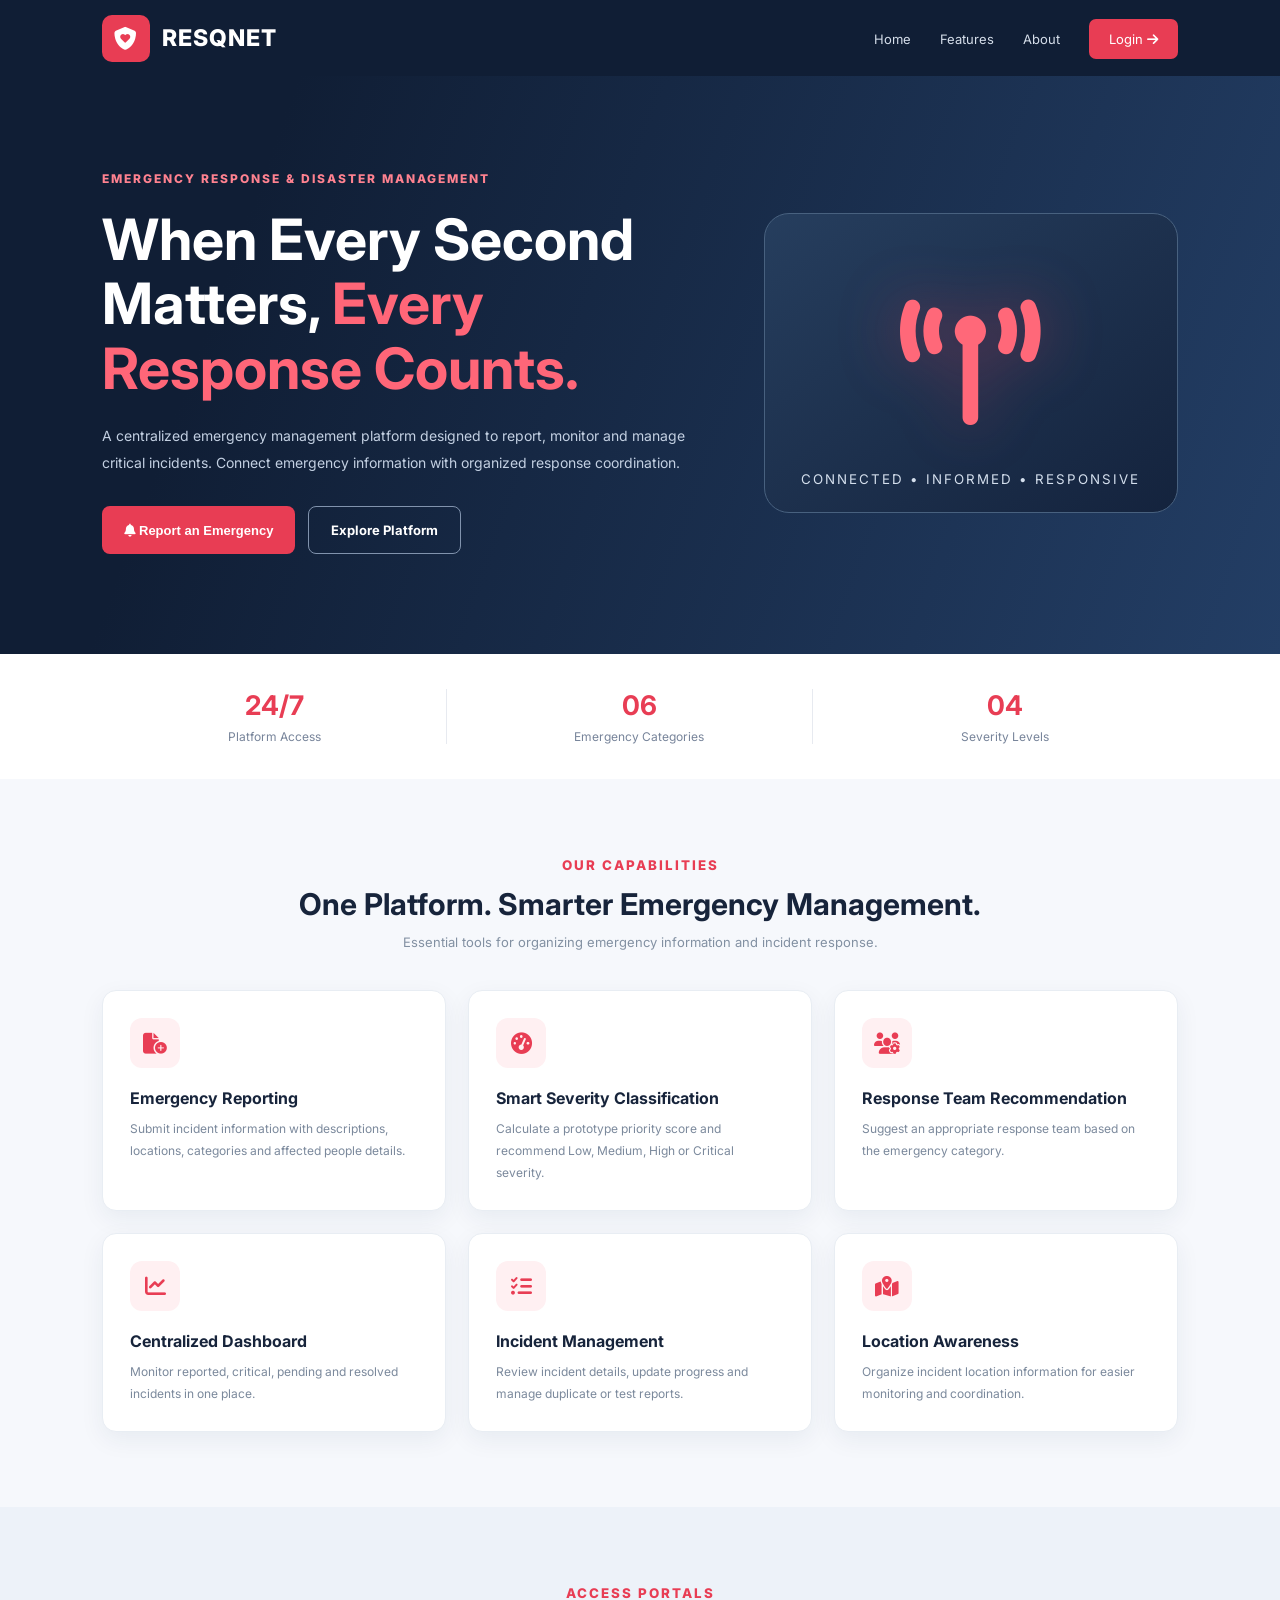
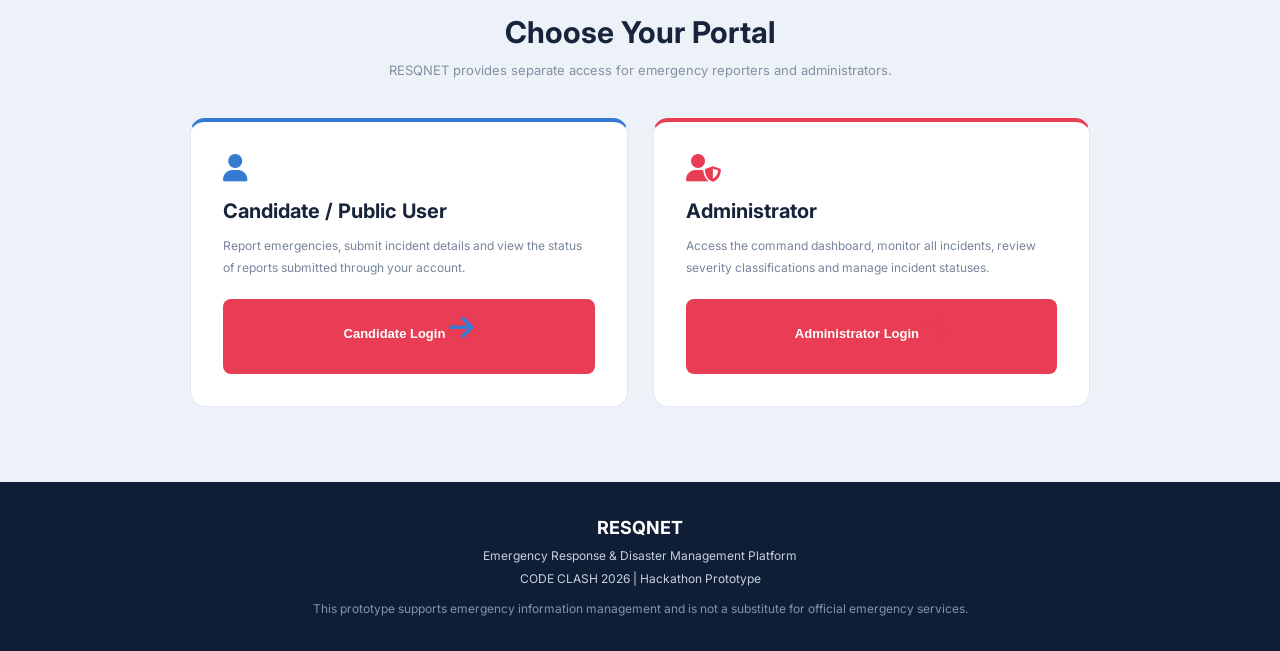
<file: templates/index.html>
<!DOCTYPE html>
<html lang="en">
<head>
<meta charset="UTF-8">
<meta name="viewport" content="width=device-width, initial-scale=1.0">
<title>RESQNET | Emergency Management</title>
<link href="https://fonts.googleapis.com/css2?family=Inter:wght@400;500;600;700;800&display=swap" rel="stylesheet">
<link rel="stylesheet" href="https://cdnjs.cloudflare.com/ajax/libs/font-awesome/6.5.0/css/all.min.css">

<style>
*{margin:0;padding:0;box-sizing:border-box}
html{scroll-behavior:smooth}
body{font-family:Inter,Arial;background:#f6f8fc;color:#17243b}
nav{height:76px;background:#101e35;color:white;display:flex;align-items:center;justify-content:space-between;padding:0 8%;position:sticky;top:0;z-index:10}
.logo{display:flex;align-items:center;gap:12px;font-size:23px;font-weight:800;letter-spacing:1px}
.logo i{background:#e83d54;padding:12px;border-radius:10px}
nav a{color:#d5deea;text-decoration:none;font-size:13px;margin-left:25px}
nav .nav-login{background:#e83d54;padding:12px 20px;border-radius:7px;color:white}
.hero{background:linear-gradient(110deg,#101e35 20%,#233e65 100%);color:white;padding:95px 8% 100px;display:grid;grid-template-columns:1.2fr .8fr;align-items:center;gap:40px}
.tag{color:#ff8290;font-size:12px;letter-spacing:2px;font-weight:800}
.hero h1{font-size:clamp(36px,5vw,57px);line-height:1.13;margin:22px 0}
.hero h1 span{color:#ff6678}
.hero p{color:#c3d0e2;font-size:14px;line-height:1.9;max-width:590px}
.hero-actions{display:flex;gap:13px;margin-top:30px;flex-wrap:wrap}
.btn{border:0;padding:15px 22px;border-radius:8px;font-weight:700;font-size:13px;cursor:pointer;text-decoration:none;display:inline-block}
.btn-red{background:#e83d54;color:white}
.btn-outline{border:1px solid #8193ad;color:white;background:transparent}
.hero-art{height:300px;border:1px solid #48617f;border-radius:25px;background:linear-gradient(145deg,#263e5e,#14233d);display:grid;place-items:center;position:relative;overflow:hidden}
.hero-art i{font-size:125px;color:#ff6879;filter:drop-shadow(0 0 30px #e83d5466)}
.hero-art small{position:absolute;bottom:25px;color:#d4dfed;letter-spacing:2px}
.stats{display:grid;grid-template-columns:repeat(3,1fr);padding:35px 8%;gap:20px;background:white}
.stat{text-align:center;border-right:1px solid #e7eaf0}
.stat:last-child{border:0}
.stat h2{font-size:27px;color:#e83d54}
.stat p{font-size:12px;color:#77849a;margin-top:7px}
.section{padding:75px 8%}
.heading{text-align:center;margin-bottom:40px}
.heading small{color:#e83d54;font-weight:800;letter-spacing:2px}
.heading h2{font-size:30px;margin-top:12px}
.heading p{color:#8290a2;font-size:13px;margin-top:12px}
.cards{display:grid;grid-template-columns:repeat(3,1fr);gap:22px}
.card{background:white;padding:27px;border-radius:14px;border:1px solid #e8edf3;box-shadow:0 8px 25px #152b4810}
.card-icon{width:50px;height:50px;border-radius:12px;background:#fff0f2;color:#e83d54;display:grid;place-items:center;font-size:21px;margin-bottom:20px}
.card h3{font-size:16px;margin-bottom:10px}
.card p{font-size:12px;color:#7b899c;line-height:1.8}
.roles{background:#edf2f9}
.role-grid{display:grid;grid-template-columns:1fr 1fr;gap:25px;max-width:900px;margin:auto}
.role-card{background:white;padding:32px;border-radius:15px;border:1px solid #e2e8f1}
.role-card.admin{border-top:4px solid #e83d54}
.role-card.candidate{border-top:4px solid #347bd1}
.role-card i{font-size:28px;color:#e83d54;margin-bottom:17px}
.role-card.candidate i{color:#347bd1}
.role-card h3{font-size:20px;margin-bottom:12px}
.role-card p{font-size:12px;color:#77849a;line-height:1.8;margin-bottom:20px}
.role-card button{width:100%}
footer{background:#101e35;color:#c3d0e2;text-align:center;padding:35px;font-size:12px}
footer strong{color:white;font-size:18px}
.modal{position:fixed;inset:0;background:#071326bb;display:none;align-items:center;justify-content:center;padding:20px;z-index:100}
.modal.show{display:flex}
.login-box{background:white;width:100%;max-width:430px;padding:32px;border-radius:17px;position:relative;box-shadow:0 20px 70px #0004}
.close{position:absolute;right:20px;top:18px;border:0;background:#f0f2f6;width:32px;height:32px;border-radius:50%;cursor:pointer}
.login-box h2{font-size:23px;margin:18px 0 8px}
.login-box>p{font-size:12px;color:#8490a0;margin-bottom:23px}
.role-tabs{display:grid;grid-template-columns:1fr 1fr;background:#f0f3f8;padding:5px;border-radius:9px;margin-bottom:20px;gap:5px}
.role-tabs button{border:0;padding:11px;border-radius:7px;background:transparent;font-size:11px;font-weight:700;cursor:pointer}
.role-tabs button.selected{background:white;color:#e83d54;box-shadow:0 2px 8px #0001}
.field{margin-bottom:16px}
.field label{display:block;font-size:11px;font-weight:700;margin-bottom:8px}
.field input{width:100%;padding:13px;border:1px solid #dce3ec;border-radius:8px;outline:none}
.field input:focus{border-color:#e83d54}
.login-submit{width:100%;background:#e83d54;color:white;border:0;padding:14px;border-radius:8px;font-weight:700;cursor:pointer}
.error{font-size:12px;color:#d32e43;margin-top:13px}
.demo{margin-top:17px;padding:12px;background:#f2f5fa;border-radius:8px;font-size:10px;color:#6d7b8f;line-height:1.8}
@media(max-width:800px){.hero{grid-template-columns:1fr;padding:65px 7%}.hero-art{height:210px}.cards{grid-template-columns:1fr}.role-grid{grid-template-columns:1fr}.stats{padding:25px 5%}.stats h2{font-size:22px}nav{padding:0 5%}nav a{margin-left:10px;font-size:11px}.section{padding:55px 6%}}
@media(max-width:480px){nav a:not(.nav-login){display:none}.hero h1{font-size:37px}.stats{gap:7px}.stats p{font-size:10px}}
</style>
</head>
<body>

<nav>
    <div class="logo"><i class="fa-solid fa-shield-heart"></i> RESQNET</div>
    <div>
        <a href="#home">Home</a>
        <a href="#features">Features</a>
        <a href="#about">About</a>
        <a href="#login" class="nav-login" onclick="openLogin('candidate');return false">Login <i class="fa-solid fa-arrow-right"></i></a>
    </div>
</nav>

<section class="hero" id="home">
    <div>
        <div class="tag">EMERGENCY RESPONSE & DISASTER MANAGEMENT</div>
        <h1>When Every Second Matters, <span>Every Response Counts.</span></h1>
        <p>
            A centralized emergency management platform designed to
            report, monitor and manage critical incidents. Connect
            emergency information with organized response coordination.
        </p>
        <div class="hero-actions">
            <button class="btn btn-red" onclick="openLogin('candidate')">
                <i class="fa-solid fa-bell"></i> Report an Emergency
            </button>
            <a href="#features" class="btn btn-outline">Explore Platform</a>
        </div>
    </div>

    <div class="hero-art">
        <i class="fa-solid fa-tower-broadcast"></i>
        <small>CONNECTED • INFORMED • RESPONSIVE</small>
    </div>
</section>

<section class="stats">
    <div class="stat">
        <h2>24/7</h2>
        <p>Platform Access</p>
    </div>
    <div class="stat">
        <h2>06</h2>
        <p>Emergency Categories</p>
    </div>
    <div class="stat">
        <h2>04</h2>
        <p>Severity Levels</p>
    </div>
</section>

<section class="section" id="features">
    <div class="heading">
        <small>OUR CAPABILITIES</small>
        <h2>One Platform. Smarter Emergency Management.</h2>
        <p>Essential tools for organizing emergency information and incident response.</p>
    </div>

    <div class="cards">
        <div class="card">
            <div class="card-icon"><i class="fa-solid fa-file-circle-plus"></i></div>
            <h3>Emergency Reporting</h3>
            <p>Submit incident information with descriptions, locations, categories and affected people details.</p>
        </div>

        <div class="card">
            <div class="card-icon"><i class="fa-solid fa-gauge-high"></i></div>
            <h3>Smart Severity Classification</h3>
            <p>Calculate a prototype priority score and recommend Low, Medium, High or Critical severity.</p>
        </div>

        <div class="card">
            <div class="card-icon"><i class="fa-solid fa-users-gear"></i></div>
            <h3>Response Team Recommendation</h3>
            <p>Suggest an appropriate response team based on the emergency category.</p>
        </div>

        <div class="card">
            <div class="card-icon"><i class="fa-solid fa-chart-line"></i></div>
            <h3>Centralized Dashboard</h3>
            <p>Monitor reported, critical, pending and resolved incidents in one place.</p>
        </div>

        <div class="card">
            <div class="card-icon"><i class="fa-solid fa-list-check"></i></div>
            <h3>Incident Management</h3>
            <p>Review incident details, update progress and manage duplicate or test reports.</p>
        </div>

        <div class="card">
            <div class="card-icon"><i class="fa-solid fa-map-location-dot"></i></div>
            <h3>Location Awareness</h3>
            <p>Organize incident location information for easier monitoring and coordination.</p>
        </div>
    </div>
</section>

<section class="section roles" id="about">
    <div class="heading">
        <small>ACCESS PORTALS</small>
        <h2>Choose Your Portal</h2>
        <p>RESQNET provides separate access for emergency reporters and administrators.</p>
    </div>

    <div class="role-grid">
        <div class="role-card candidate">
            <i class="fa-solid fa-user"></i>
            <h3>Candidate / Public User</h3>
            <p>
                Report emergencies, submit incident details and
                view the status of reports submitted through your account.
            </p>
            <button class="btn btn-red" onclick="openLogin('candidate')">
                Candidate Login <i class="fa-solid fa-arrow-right"></i>
            </button>
        </div>

        <div class="role-card admin">
            <i class="fa-solid fa-user-shield"></i>
            <h3>Administrator</h3>
            <p>
                Access the command dashboard, monitor all incidents,
                review severity classifications and manage incident statuses.
            </p>
            <button class="btn btn-red" onclick="openLogin('admin')">
                Administrator Login <i class="fa-solid fa-arrow-right"></i>
            </button>
        </div>
    </div>
</section>

<footer>
    <strong>RESQNET</strong>
    <p style="margin-top:10px">Emergency Response & Disaster Management Platform</p>
    <p style="margin-top:8px">CODE CLASH 2026 | Hackathon Prototype</p>
    <p style="margin-top:15px;color:#8293aa">This prototype supports emergency information management and is not a substitute for official emergency services.</p>
</footer>

<!-- LOGIN MODAL -->
<div class="modal" id="loginModal">
    <div class="login-box">
        <button class="close" onclick="closeLogin()">&times;</button>

        <div class="logo" style="color:#17243b;font-size:20px">
            <i class="fa-solid fa-shield-heart"></i> RESQNET
        </div>

        <h2>Welcome Back</h2>
        <p>Sign in to access your RESQNET portal.</p>

        <div class="role-tabs">
            <button id="candidateTab" onclick="setRole('candidate')">Candidate</button>
            <button id="adminTab" onclick="setRole('admin')">Administrator</button>
        </div>

        <form id="loginForm">
            <div class="field">
                <label>Email Address</label>
                <input id="email" type="email" required placeholder="Enter your email">
            </div>

            <div class="field">
                <label>Password</label>
                <input id="password" type="password" required placeholder="Enter password">
            </div>

            <button class="login-submit" id="loginButton" type="submit">
                Sign In <i class="fa-solid fa-arrow-right"></i>
            </button>

            <div class="error" id="loginError"></div>
        </form>

        <div class="demo">
            <strong>Hackathon demo credentials</strong><br>
            Candidate: candidate@resqnet.in / candidate123<br>
            Admin: admin@resqnet.in / admin123
        </div>
    </div>
</div>

<script>
let selectedRole = "candidate";

function openLogin(role) {
    document.getElementById("loginModal").classList.add("show");
    setRole(role);
}

function closeLogin() {
    document.getElementById("loginModal").classList.remove("show");
}

function setRole(role) {
    selectedRole = role;

    document.getElementById("candidateTab").classList.toggle("selected", role === "candidate");
    document.getElementById("adminTab").classList.toggle("selected", role === "admin");

    document.getElementById("loginError").textContent = "";
    document.getElementById("loginButton").innerHTML =
        role === "admin" ? "Admin Sign In →" : "Candidate Sign In →";
}

document.getElementById("loginForm").addEventListener("submit", async function(e) {
    e.preventDefault();

    const error = document.getElementById("loginError");
    const button = document.getElementById("loginButton");

    button.disabled = true;
    error.textContent = "Verifying login...";

    try {
        const response = await fetch("/login", {
            method: "POST",
            headers: {"Content-Type":"application/json"},
            body: JSON.stringify({
                email: document.getElementById("email").value,
                password: document.getElementById("password").value,
                role: selectedRole
            })
        });

        const result = await response.json();

        if (!response.ok) throw new Error(result.message || "Login failed");

        window.location.href =
            result.role === "admin" ? "/dashboard" : "/candidate";

    } catch(err) {
        error.textContent = err.message;
    } finally {
        button.disabled = false;
    }
});

document.getElementById("loginModal").addEventListener("click", function(e) {
    if (e.target === this) closeLogin();
});

setRole("candidate");
</script>

</body>
</html>
</file>
